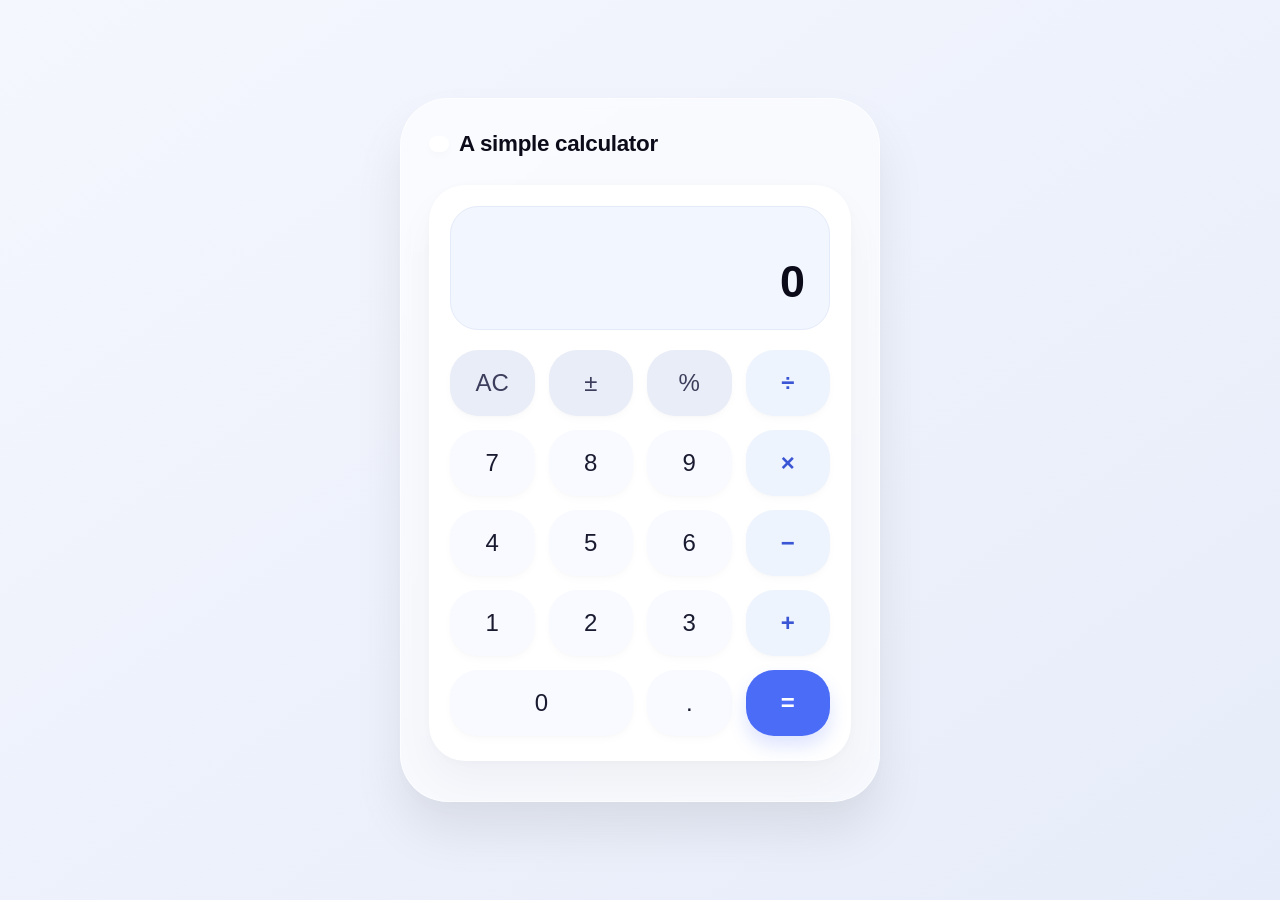
<file: calculator/index.html>
<!DOCTYPE html>
<html lang="en">
<head>
  <meta charset="UTF-8">
  <meta name="viewport" content="width=device-width, initial-scale=1.0">
  <title>Calculator · CodSoft Level 1 Task 3</title>
 
 
  <link rel="stylesheet" href="style.css">
</head>
<body>
<div class="task-card">

  
  <div class="task-header">
    <h1>
      <i class="fas fa-calculator"></i> 
      A simple calculator
    </h1>
    
  </div>

 
  <div class="calculator">
  
    <div class="display" id="display">
      <div class="expression" id="expression"></div>
      <div class="result" id="result">0</div>
    </div>

   
    <div class="buttons">
     
      <button class="btn btn-function" data-value="clear">AC</button>
      <button class="btn btn-function" data-value="sign">±</button>
      <button class="btn btn-function" data-value="percent">%</button>
      <button class="btn btn-operator" data-value="÷">÷</button>

     
      <button class="btn" data-value="7">7</button>
      <button class="btn" data-value="8">8</button>
      <button class="btn" data-value="9">9</button>
      <button class="btn btn-operator" data-value="×">×</button>

     
      <button class="btn" data-value="4">4</button>
      <button class="btn" data-value="5">5</button>
      <button class="btn" data-value="6">6</button>
      <button class="btn btn-operator" data-value="−">−</button>

    
      <button class="btn" data-value="1">1</button>
      <button class="btn" data-value="2">2</button>
      <button class="btn" data-value="3">3</button>
      <button class="btn btn-operator" data-value="+">+</button>

      
      <button class="btn btn-zero" data-value="0">0</button>
      <button class="btn" data-value=".">.</button>
      <button class="btn btn-equals" data-value="equals">=</button>
    </div>
  </div>
</div>

<script>
  (function() {
    "use strict";

  
    const resultEl = document.getElementById('result');
    const expressionEl = document.getElementById('expression');

  
    let currentInput = '0';        
    let expression = '';           
    let operator = null;          
    let previousValue = null;     
    let shouldResetDisplay = false;
    let justEvaluated = false;    

   
    function updateDisplay() {
   
      let displayValue = currentInput;
      if (displayValue === 'Infinity' || displayValue === '-Infinity' || displayValue === 'NaN') {
        resultEl.textContent = 'Error';
        resultEl.classList.add('error');
      } else {
        resultEl.classList.remove('error');
        resultEl.textContent = displayValue;
      }
   
      expressionEl.textContent = expression;
    }

   
    function resetCalculator() {
      currentInput = '0';
      expression = '';
      operator = null;
      previousValue = null;
      shouldResetDisplay = false;
      justEvaluated = false;
      updateDisplay();
    }

    function inputDigit(digit) {
      if (shouldResetDisplay) {
        currentInput = digit;
        shouldResetDisplay = false;
      } else {
     
        if (currentInput.length >= 16) return;
        if (currentInput === '0' && digit !== '.') {
          currentInput = digit;
        } else {
          currentInput += digit;
        }
      }
     
      if (justEvaluated) {
        expression = '';
        justEvaluated = false;
      }
      updateDisplay();
    }

  
    function inputDecimal() {
      if (shouldResetDisplay) {
        currentInput = '0.';
        shouldResetDisplay = false;
        updateDisplay();
        return;
      }
      if (!currentInput.includes('.')) {
        currentInput += '.';
      }
      if (justEvaluated) {
        expression = '';
        justEvaluated = false;
      }
      updateDisplay();
    }

  
    function handleOperator(op) {
      const currentNumber = parseFloat(currentInput);
      if (isNaN(currentNumber)) return;

      if (operator && previousValue !== null && !shouldResetDisplay) {
     
        const result = compute(previousValue, currentNumber, operator);
        if (result === 'Error') {
          resetCalculator();
          resultEl.textContent = 'Error';
          resultEl.classList.add('error');
          return;
        }
        currentInput = String(result);
        previousValue = result;
     
        expression = `${expression} ${op}`;
      } else {
    
        previousValue = currentNumber;
        expression = `${currentInput} ${op}`;
      }

      operator = op;
      shouldResetDisplay = true;
      justEvaluated = false;
      updateDisplay();
    }

    function compute(a, b, op) {
      let result;
      switch (op) {
        case '+': result = a + b; break;
        case '−': result = a - b; break;
        case '×': result = a * b; break;
        case '÷': 
          if (b === 0) return 'Error';
          result = a / b; 
          break;
        default: return b;
      }
  
      if (typeof result === 'number' && !Number.isInteger(result)) {
        result = parseFloat(result.toPrecision(12));
      }
      return result;
    }

  
    function evaluate() {
      if (operator === null || previousValue === null) {
      
        if (expression && !expression.endsWith('=')) {
       
        }
        return;
      }
      const currentNumber = parseFloat(currentInput);
      if (isNaN(currentNumber)) return;

      const result = compute(previousValue, currentNumber, operator);
      if (result === 'Error') {
        resetCalculator();
        resultEl.textContent = 'Error';
        resultEl.classList.add('error');
        return;
      }

  
      expression = `${previousValue} ${operator} ${currentNumber} =`;
      currentInput = String(result);
      operator = null;
      previousValue = null;
      shouldResetDisplay = true;
      justEvaluated = true;
      updateDisplay();
    }

   
    function unaryOperation(type) {
      if (currentInput === '0' && type === 'sign') return;
      let num = parseFloat(currentInput);
      if (isNaN(num)) return;

      if (type === 'sign') {
        num = -num;
        currentInput = String(num);
      } else if (type === 'percent') {
        num = num / 100;
        currentInput = String(num);
      }
      
      if (operator && previousValue !== null && !shouldResetDisplay) {
      }
      if (justEvaluated) {
        expression = '';
        justEvaluated = false;
      }
      updateDisplay();
    }

    // clear (AC)
    function clearAll() {
      resetCalculator();
    }

  
    const buttons = document.querySelectorAll('.btn');
    buttons.forEach(btn => {
      btn.addEventListener('click', function(e) {
        const value = this.getAttribute('data-value');
        if (!value) return;

        // digits
        if (value >= '0' && value <= '9') {
          inputDigit(value);
          return;
        }

        switch (value) {
          case '.':
            inputDecimal();
            break;
          case '+':
          case '−':
          case '×':
          case '÷':
            handleOperator(value);
            break;
          case 'equals':
            evaluate();
            break;
          case 'clear':
            clearAll();
            break;
          case 'sign':
            unaryOperation('sign');
            break;
          case 'percent':
            unaryOperation('percent');
            break;
          default:
            break;
        }
      });
    });

  
    document.addEventListener('keydown', function(e) {
      const key = e.key;
      if (key >= '0' && key <= '9') {
        e.preventDefault();
        inputDigit(key);
        return;
      }
      switch (key) {
        case '.':
          e.preventDefault();
          inputDecimal();
          break;
        case '+':
          e.preventDefault();
          handleOperator('+');
          break;
        case '-':
          e.preventDefault();
          handleOperator('−');
          break;
        case '*':
          e.preventDefault();
          handleOperator('×');
          break;
        case '/':
          e.preventDefault();
          handleOperator('÷');
          break;
        case 'Enter':
        case '=':
          e.preventDefault();
          evaluate();
          break;
        case 'Backspace':
          break;
        case 'Escape':
          e.preventDefault();
          clearAll();
          break;
        case '%':
          e.preventDefault();
          unaryOperation('percent');
          break;
        default:
          break;
      }
    });

   
    const demoBtn = document.getElementById('demoTrigger');
    demoBtn.addEventListener('click', function(e) {
      e.preventDefault();
     
      resetCalculator();
 
      setTimeout(() => { inputDigit('4'); }, 80);
      setTimeout(() => { inputDigit('2'); }, 140);
      setTimeout(() => { handleOperator('+'); }, 220);
      setTimeout(() => { inputDigit('1'); }, 300);
      setTimeout(() => { inputDigit('8'); }, 360);
      setTimeout(() => { evaluate(); }, 440);
      // also flash the demo link 
      demoBtn.style.backgroundColor = '#d9e2f8';
      setTimeout(() => { demoBtn.style.backgroundColor = ''; }, 500);
    });

    // init
    resetCalculator();
  })();
</script>

</body>
</html>
</file>
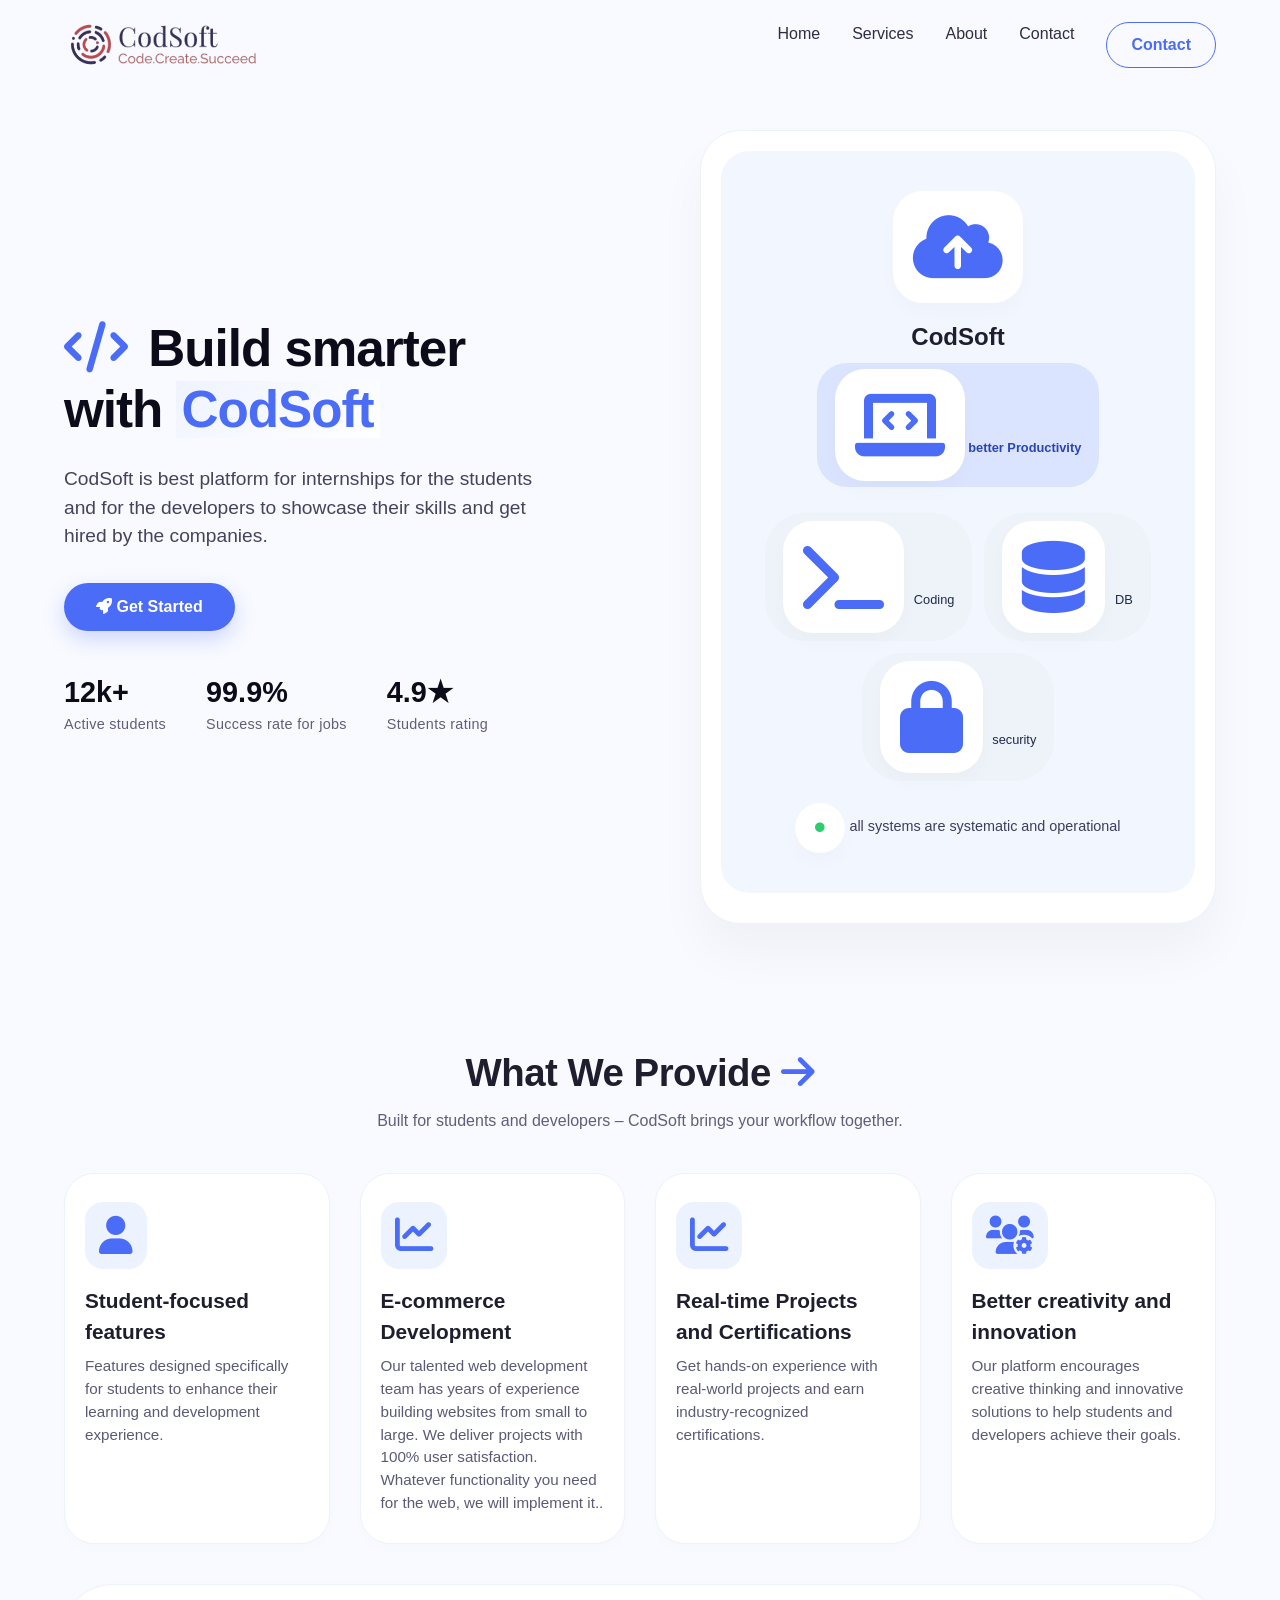
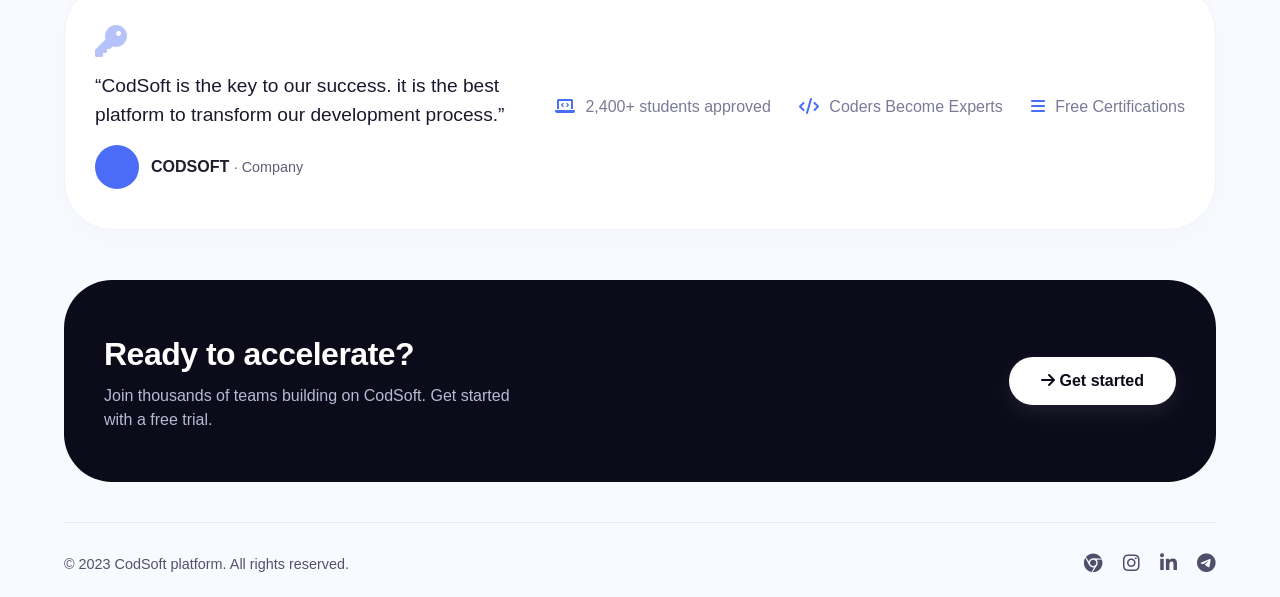
<file: landingpage/index.html>
<!DOCTYPE html>
<html lang="en">
<head>
  <meta charset="UTF-8">
  <meta name="viewport" content="width=device-width, initial-scale=1.0">
  <title>CodSoft · platform landing</title>
  <link rel="stylesheet" href="https://cdnjs.cloudflare.com/ajax/libs/font-awesome/6.0.0-beta3/css/all.min.css">
  <link rel="stylesheet" href="style.css">
</head>
<body>
  <div class="container">
    <header>
      <div class="navbar">
        <div class="logo">
          <img src="codsoft.png.png" alt="logo">
        </div>
        <div class="nav-links">
          <a href="https://www.codsoft.in/">Home</a>
          <a href="https://www.codsoft.in/services">Services</a>
          <a href="https://www.codsoft.in/about-us">About</a>
          <a href="https://www.codsoft.in/contact-us">Contact</a>
          <a href="#" class="btn-outline">Contact</a>
        </div>
      </div>
    </header>

    <!-- hero -->
    <section class="hero">
      <div class="hero-content">
        <h1>
          <i class="fas fa-code"></i> Build smarter<br>
          with <span class="highlight">CodSoft</span>
        </h1>
        <p>
          CodSoft is best platform for internships for the students and for the developers to showcase their skills and get hired by the companies.
        </p>
        <div class="hero-buttons">
          <a href="https://www.codsoft.in/" class="btn-primary"><i class="fas fa-rocket"></i> Get Started</a>
          
        </div>
        <div class="hero-stats">
          <div><span class="number">12k+</span><span class="label">Active students</span></div>
          <div><span class="number">99.9%</span><span class="label">Success rate for jobs</span></div>
          <div><span class="number">4.9★</span><span class="label">Students rating</span></div>
        </div>
      </div>
      <div class="hero-visual">
        <div class="platform-preview">
          <i class="fas fa-cloud-upload-alt"></i>
          <h3>CodSoft </h3>
          <span class="badge"><i class="fas fa-laptop-code"></i> better Productivity</span>
          <div class="mockup-bar">
            <span><i class="fas fa-terminal"></i> Coding</span>
            <span><i class="fas fa-database"></i> DB</span>
            <span><i class="fas fa-lock"></i> security</span>
          </div>
          <p style="margin-top: 14px; font-size:0.9rem; color:#3d3d5c;">
            <i class="fas fa-circle" style="color: #2ecc71; font-size: 0.6rem;"></i> 
            all systems are systematic and operational
          </p>
        </div>
      </div>
    </section>

    <!-- features -->
    <div class="section-title">
      <h2>What We Provide  <i class="fas fa-arrow-right" style="color:#4a6cf7;"></i></h2>
      <p>Built for students and developers – CodSoft brings your workflow together.</p>
    </div>
    <div class="features-grid">
      <div class="feature-card">
        <i class="fas fa-user"></i>
        <h4>Student-focused features</h4>
        <p>Features designed specifically for students to enhance their learning and development experience.</p>
      </div>
      <div class="feature-card">
        <i class="fas fa-chart-line"></i>
        <h4>E-commerce Development</h4>
        <p>Our talented web development team has years of experience building websites from small to large.

We deliver projects with 100% user satisfaction.

Whatever functionality you need for the web, we will implement it..</p>
      </div>
      <div class="feature-card">
        <i class="fas fa-chart-line"></i>
        <h4>Real‑time Projects and Certifications</h4>
        <p>Get hands-on experience with real-world projects and earn industry-recognized certifications.</p>
      </div>
      <div class="feature-card">
        <i class="fas fa-users-cog"></i>
        <h4>Better creativity and innovation</h4>
        <p>Our platform encourages creative thinking and innovative solutions to help students and developers achieve their goals.</p>
      </div>
    </div>

    <!-- trust / testimonial -->
    <div class="trust-section">
      <div class="quote">
        <i class="fas fa-key"></i>
        <blockquote>“CodSoft is the key to our success. it is the best platform to transform our development process.”</blockquote>
        <div class="author">
          <div class="avatar"><i class="fas fa-user"></i></div>
          <div><strong>CODSOFT</strong> <span style="color:#5f5f7a; font-size:0.9rem;">· Company</span></div>
        </div>
      </div>
      <div class="trust-logos">
        <span><i class="fas fa-laptop-code"></i> 2,400+ students approved</span>
        <span><i class="fas fa-code"></i> Coders Become Experts</span>
        <span><i class="fas fa-bars"></i> Free Certifications</span>
      </div>
    </div>

    <!-- call to action -->
    <div class="cta-section">
      <div>
        <h3>Ready to accelerate?</h3>
        <p>Join thousands of teams building on CodSoft. Get started with a free trial.</p>
      </div>
      <a href="https://codsoft.in" class="btn-primary"><i class="fas fa-arrow-right"></i> Get started</a>
    </div>

    <!-- footer -->
    <footer class="footer">
      <div>© 2023 CodSoft platform. All rights reserved.</div>
      <div class="social">
        <a href="https://codsoft.in" target="_blank"><i class="fab fa-chrome"></i></a>
        <a href="https://www.instagram.com/codsoft_official/" target="_blank"><i class="fab fa-instagram"></i></a>
        <a href="https://www.linkedin.com/company/codsoft/" target="_blank"><i class="fab fa-linkedin-in"></i></a>
        <a href="https://t.me/codsoftt" target="_blank"><i class="fab fa-telegram"></i></a>
      </div>
    </footer>
  </div>
</body>
</html>
</file>
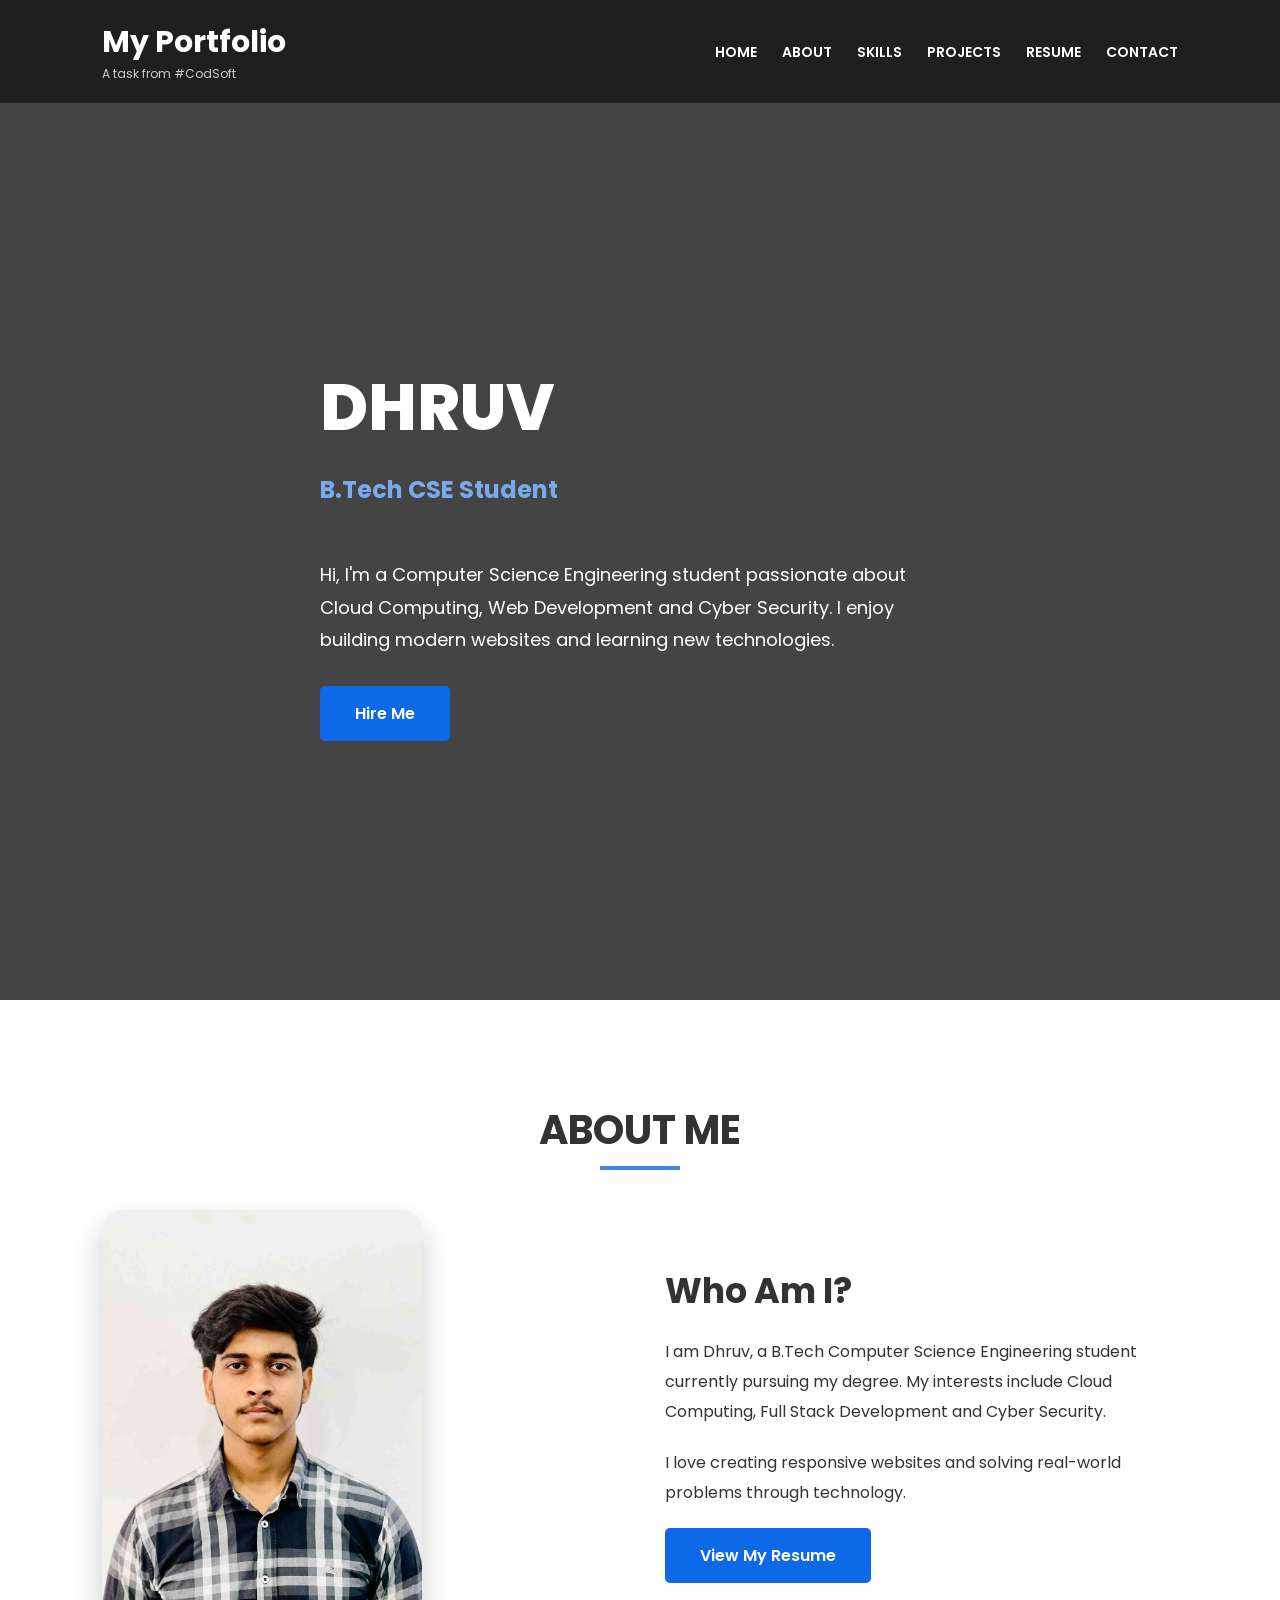
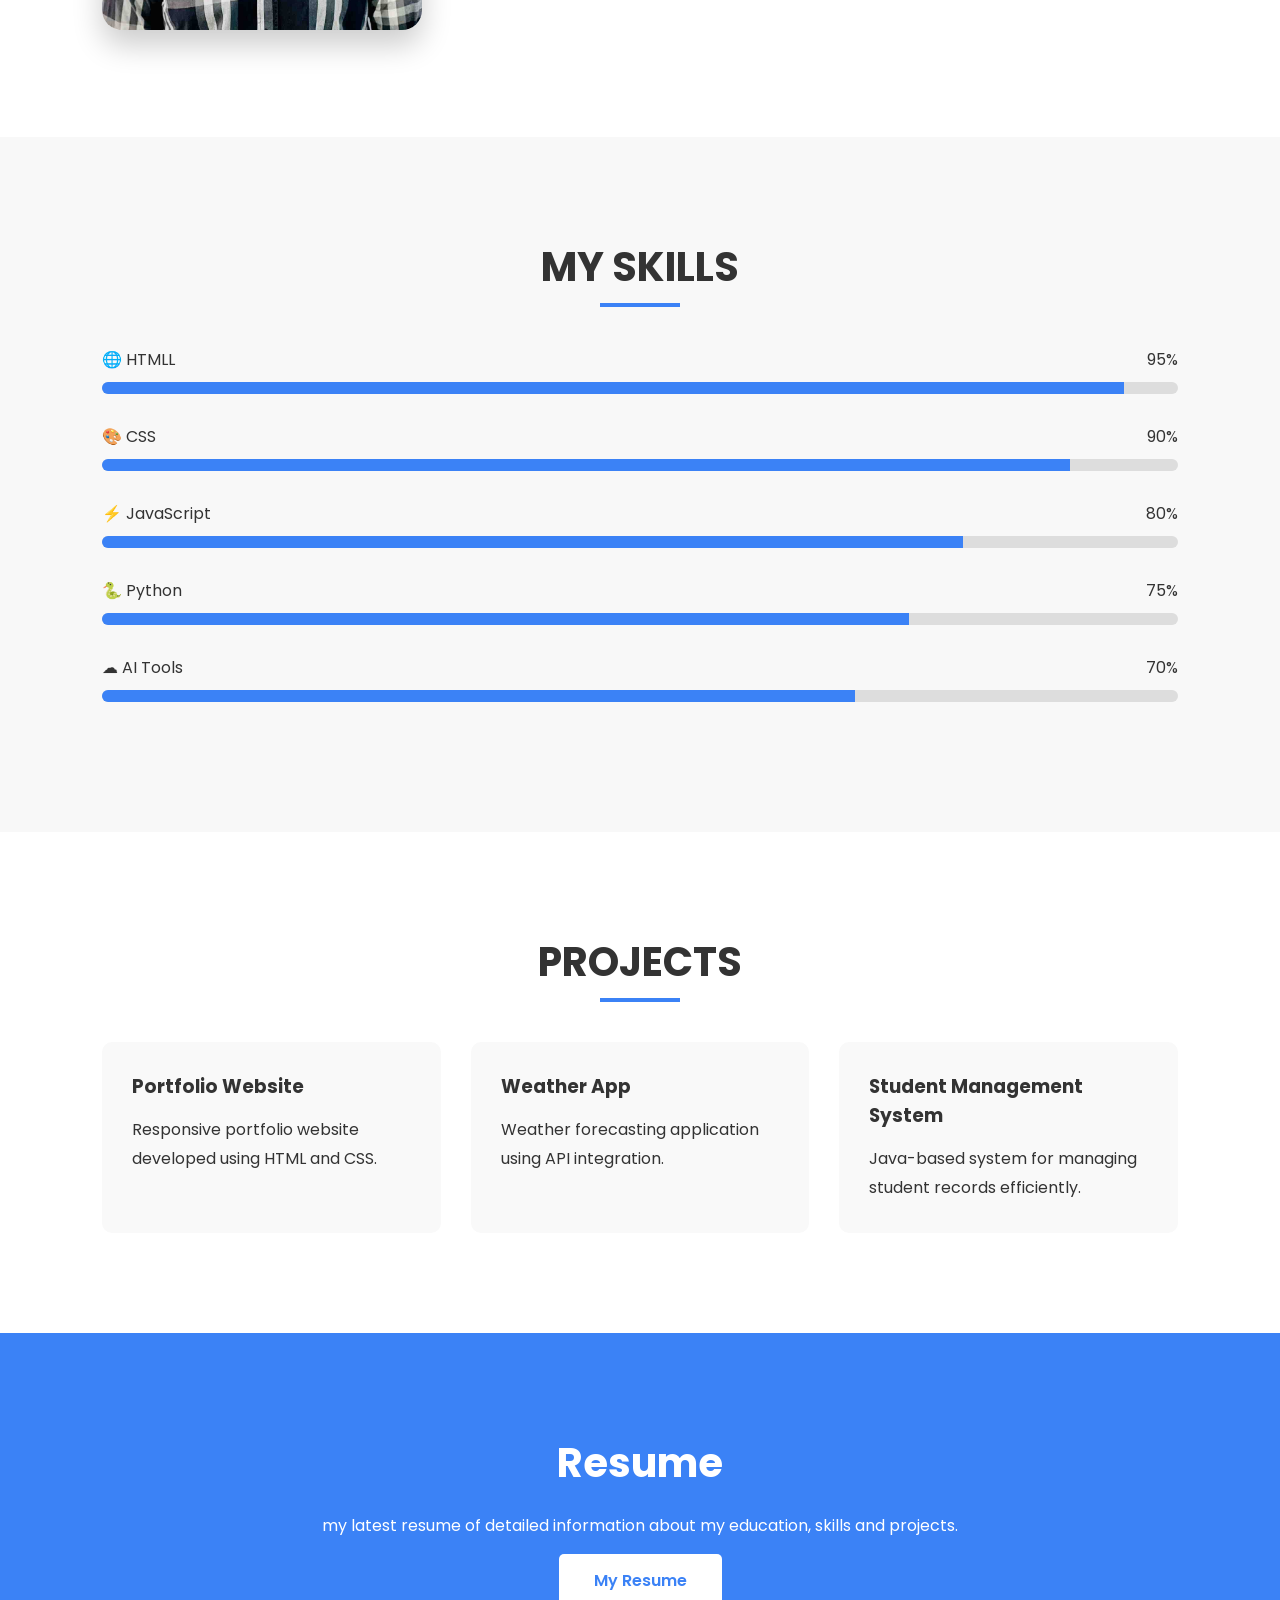
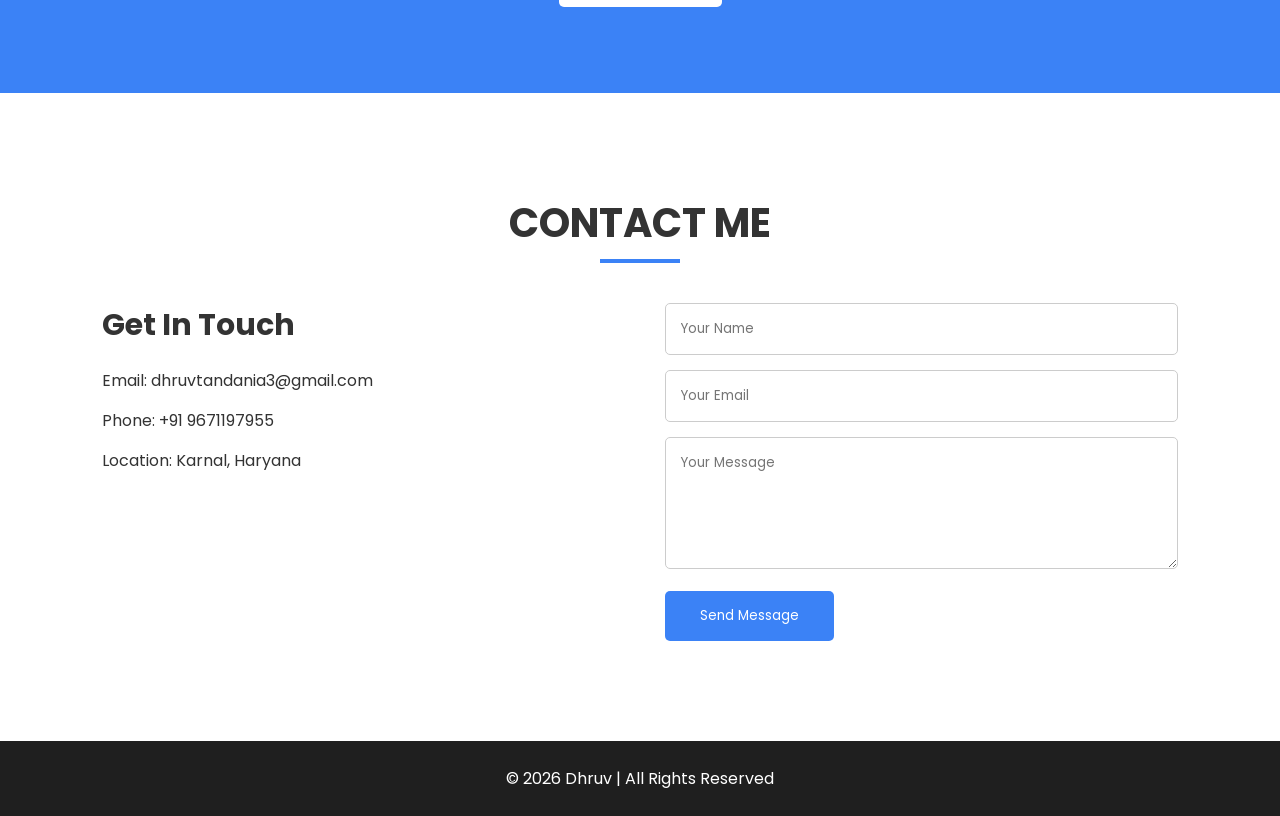
<file: portfilio/index.html>
<!DOCTYPE html>
<html lang="en">
<head>
<meta charset="UTF-8">
<meta name="viewport" content="width=device-width, initial-scale=1.0">
<title>Dhruv Portfolio</title>

<link href="https://fonts.googleapis.com/css2?family=Poppins:wght@300;400;500;600;700;800&display=swap" rel="stylesheet">

<style>

*{
    margin:0;
    padding:0;
    box-sizing:border-box;
    font-family:'Poppins',sans-serif;
    scroll-behavior:smooth;
    html{
    scroll-behavior:smooth;
}
html{
    scroll-behavior:smooth;
}
body{
    background:#f5f5f5;
    color:#333;
}


nav{
    position: fixed;
    top: 0;
    left: 0;
    width: 100%;
    background: #1f1f1f;
    padding: 20px 8%;
    display: flex;
    justify-content: space-between;
    align-items: center;
    z-index: 1000;
    transition: 0.3s;
}
nav{
    position: fixed;
    top: 0;
    left: 0;
    width: 100%;
    background: #1f1f1f;
    z-index: 1000;
    transition: top 0.3s ease;
}
nav.sticky{
    background:#111;
    padding:10px 8%;
    box-shadow:0 5px 15px rgba(0,0,0,0.3);
}

.logo{
    color:white;
}

.logo h2{
    font-size:30px;
}

.logo p{
    font-size:12px;
    color:#ccc;
}

nav ul{
    list-style:none;
    display:flex;
}

nav ul li{
    margin-left:25px;
}

nav ul li a{
    color:white;
    text-decoration:none;
    font-size:14px;
    font-weight:600;
    transition:.3s;
}

nav ul li a:hover{
    color:#3b82f6;
}



.hero{
    min-height:100vh;
    background:#444;
    display:flex;
    justify-content:center;
    align-items:center;
    gap:80px;
}

.hero-text{
    width:50%;
    color:white;
}

.hero-text h1{
    font-size:65px;
    font-weight:800;
    margin-bottom:15px;
}

.hero-text h3{
    color:#7aaaee;
    margin-bottom:20px;
    font-size:24px;
}

.hero-text p{
    font-size:18px;
    line-height:1.8;
    margin-bottom:30px;
}

.btn{
    display:inline-block;
    background:#0e69e9;
    color:white;
    text-decoration:none;
    padding:15px 35px;
    border-radius:5px;
    font-weight:600;
    transition:.3s;
}

.btn:hover{
    background:#2563eb;
    transform:translateY(-3px);
}
.hero-image{
    width:40%;
    display:flex;
    justify-content:center;
}

.hero-image img{
    width:100%;
    max-width:500px;
    border-radius:25px;
    box-shadow:0 10px 25px rgba(0,0,0,0.3);
    transition:0.4s;
}

.hero-image img:hover{
    transform:scale(1.03);
    align-items:center;
    
}
}


.section-title{
    text-align:center;
    margin-bottom:50px;
}

.section-title h2{
    font-size:40px;
    position:relative;
    display:inline-block;
}

.section-title h2::after{
    content:'';
    width:80px;
    height:4px;
    background:#3b82f6;
    position:absolute;
    left:50%;
    bottom:-10px;
    transform:translateX(-50%);
}


.about{
    padding:100px 8%;
    background:white;
}

.about-container{
    display:flex;
    align-items:center;
    gap:50px;
}

.about-image{
    flex:1;
}

.about-image img{
    width:320px;
    height:420px;
    object-fit:cover;
    border-radius:20px;
    box-shadow:0 15px 30px rgba(0,0,0,.2);}

.about-content{
    flex:1;
}

.about-content h3{
    font-size:35px;
    margin-bottom:20px;
}

.about-content p{
    line-height:1.9;
    margin-bottom:20px;
}


.skills{
    padding:100px 8%;
    background:#f8f8f8;
}

.skill{
    margin-bottom:30px;
}

.skill-name{
    display:flex;
    justify-content:space-between;
    margin-bottom:10px;
}

.progress{
    background:#ddd;
    height:12px;
    border-radius:50px;
    overflow:hidden;
}

.progress-bar{
    height:100%;
    background:#3b82f6;
}

.html{
    width:95%;
}

.css{
    width:90%;
}

.java{
    width:80%;
}

.python{
    width:75%;
}

.cloud{
    width:70%;
}


.projects{
    padding:100px 8%;
    background:white;
}

.project-grid{
    display:grid;
    grid-template-columns:repeat(auto-fit,minmax(300px,1fr));
    gap:30px;
}

.project-card{
    background:#f9f9f9;
    padding:30px;
    border-radius:10px;
    transition:.3s;
}

.project-card:hover{
    transform:translateY(-10px);
    box-shadow:0 10px 20px rgba(0,0,0,.1);
}

.project-card h3{
    margin-bottom:15px;
}

.project-card p{
    line-height:1.8;
}


.resume{
    padding:100px 8%;
    background:#3b82f6;
    text-align:center;
    color:white;
}

.resume h2{
    margin-bottom:20px;
    font-size:40px;
}

.resume p{
    margin-bottom:30px;
}

.resume a{
    background:white;
    color:#3b82f6;
    text-decoration:none;
    padding:15px 35px;
    border-radius:5px;
    font-weight:600;
}


.contact{
    padding:100px 8%;
    background:white;
}

.contact-container{
    display:grid;
    grid-template-columns:1fr 1fr;
    gap:50px;
}

.contact-info h3{
    margin-bottom:20px;
    font-size:30px;
}

.contact-info p{
    margin-bottom:15px;
}

.contact-form input,
.contact-form textarea{
    width:100%;
    padding:15px;
    margin-bottom:15px;
    border:1px solid #ccc;
    border-radius:5px;
}

.contact-form button{
    background:#3b82f6;
    color:white;
    border:none;
    padding:15px 35px;
    cursor:pointer;
    border-radius:5px;
}



footer{
    background:#1f1f1f;
    color:white;
    text-align:center;
    padding:25px;
}



@media(max-width:991px){

    nav{
        flex-direction:column;
    }

    nav ul{
        margin-top:15px;
        flex-wrap:wrap;
        justify-content:center;
    }

    .hero{
        flex-direction:column;
        text-align:center;
    }

    .hero-text{
        width:100%;
        margin-bottom:40px;
    }

    .hero-image{
        width:100%;
    }

    .hero-text h1{
        font-size:45px;
    }

    .about-container{
        flex-direction:column;
    }

    .contact-container{
        grid-template-columns:1fr;
    }
}

</style>
</head>

<body>

<nav>
    <div class="logo">
        <h2>My Portfolio</h2>
        <p>A task from #CodSoft </p>
    </div>

    <ul>
        <li><a href="#home">HOME</a></li>
        <li><a href="#about">ABOUT</a></li>
        <li><a href="#skills">SKILLS</a></li>
        <li><a href="#projects">PROJECTS</a></li>
        <li><a href="#resume">RESUME</a></li>
        <li><a href="#contact">CONTACT</a></li>
    </ul>
</nav>
<br><br><br><br>
<section class="hero" id="home">

    <div class="hero-text">
        <h1>DHRUV</h1>

        <h3>B.Tech CSE Student</h3>
        <div class="hero-image">
        
    </div>
        <p>
        <br>
            Hi, I'm  a Computer Science Engineering student passionate
            about Cloud Computing, Web Development and Cyber Security.
            I enjoy building modern websites and learning new technologies.
        </p>

        <a href="#contact" class="btn">Hire Me</a>
    </div>

    

</section>

<section class="about" id="about">

    <div class="section-title">
        <h2>ABOUT ME</h2>
    </div>

    <div class="about-container">

        <div class="about-image">
            <img src="profile.jpg.jpeg" alt="Dhruv">
        </div>

        <div class="about-content">
            <h3>Who Am I?</h3>

            <p>
                I am Dhruv, a B.Tech Computer Science Engineering student currently
                pursuing my degree. My interests include Cloud Computing,
                Full Stack Development and Cyber Security.
            </p>

            <p>
                I love creating responsive websites and solving real-world
                problems through technology.
            </p>

            <a href="resume.pdf" target="_blank" class="btn">
                View My Resume
            </a>
        </div>

    </div>

</section>

<section class="skills" id="skills">

    <div class="section-title">
        <h2>MY SKILLS</h2>
    </div>

    <div class="skill">
        <div class="skill-name">
            <span>🌐 HTMLL</span>
            <span>95%</span>
        </div>
        <div class="progress">
            <div class="progress-bar html"></div>
        </div>
    </div>

    <div class="skill">
        <div class="skill-name">
            <span>🎨 CSS</span>
            <span>90%</span>
        </div>
        <div class="progress">
            <div class="progress-bar css"></div>
        </div>
    </div>

    <div class="skill">
        <div class="skill-name">
            <span>⚡ JavaScript</span>
            <span>80%</span>
        </div>
        <div class="progress">
            <div class="progress-bar java"></div>
        </div>
    </div>

    <div class="skill">
        <div class="skill-name">
            <span>🐍 Python</span>
            <span>75%</span>
        </div>
        <div class="progress">
            <div class="progress-bar python"></div>
        </div>
    </div>

    <div class="skill">
        <div class="skill-name">
            <span>☁ AI Tools</span>
            <span>70%</span>
        </div>
        <div class="progress">
            <div class="progress-bar cloud"></div>
        </div>
    </div>

</section>

<section class="projects" id="projects">

    <div class="section-title">
        <h2>PROJECTS</h2>
    </div>

    <div class="project-grid">

        <div class="project-card">
            <h3>Portfolio Website</h3>
            <p>Responsive portfolio website developed using HTML and CSS.</p>
        </div>

        <div class="project-card">
            <h3>Weather App</h3>
            <p>Weather forecasting application using API integration.</p>
        </div>

        <div class="project-card">
            <h3>Student Management System</h3>
            <p>Java-based system for managing student records efficiently.</p>
        </div>

    </div>

</section>

<section class="resume" id="resume">

    <h2>Resume</h2>

    <p>
        my latest resume of  detailed information about my
        education, skills and projects.
    </p>

    <a href="resume.pdf"> My Resume</a>

</section>

<section class="contact" id="contact">

    <div class="section-title">
        <h2>CONTACT ME</h2>
    </div>

    <div class="contact-container">

        <div class="contact-info">

            <h3>Get In Touch</h3>

            <p>Email: dhruvtandania3@gmail.com</p>

            <p>Phone: +91 9671197955</p>

            <p>Location: Karnal, Haryana</p>

        </div>

        <div class="contact-form">

            <form action="thankyou.html" method="POST">

                <input type="text" placeholder="Your Name">

                <input type="email" placeholder="Your Email">

                <textarea rows="5" placeholder="Your Message"></textarea>

                <button type="submit">Send Message</button>

            </form>

        </div>

    </div>

</section>

<footer>
    <p>© 2026 Dhruv | All Rights Reserved</p>
</footer>
<script>
let lastScrollTop = 0;
const navbar = document.querySelector("nav");

window.addEventListener("scroll", function() {

    let currentScroll = window.pageYOffset;

    if(currentScroll > 100){

        if(currentScroll > lastScrollTop){
            navbar.style.top = "-100px";
        }else{
            navbar.style.top = "0";
        }

    }else{
        navbar.style.top = "0";
    }

    lastScrollTop = currentScroll;
});
</script>
</body>
</html>
</file>
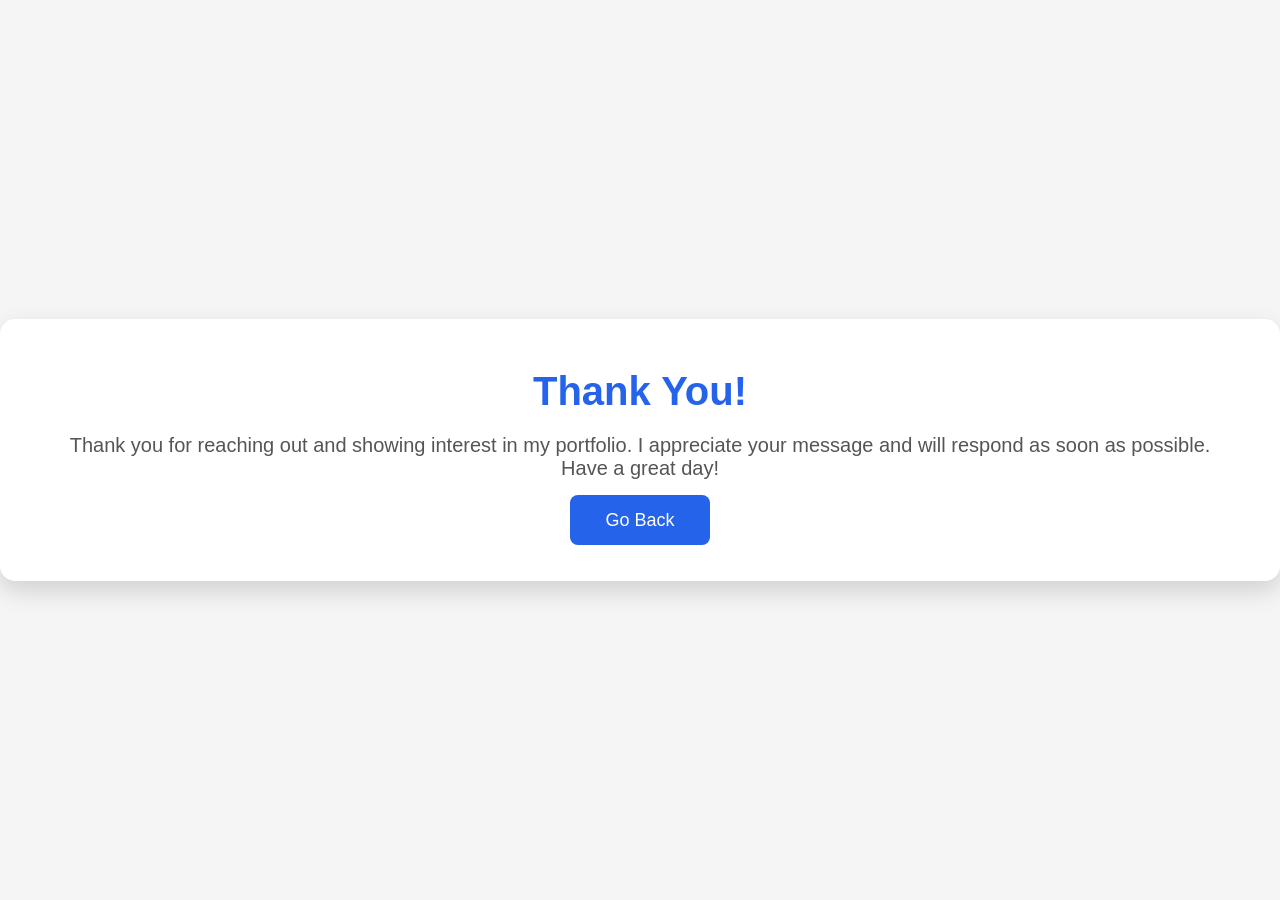
<file: portfilio/thankyou.html>
<!DOCTYPE html>
<html lang="en">
<head>
<meta charset="UTF-8">
<meta name="viewport" content="width=device-width, initial-scale=1.0">
<title>Thank You</title>

<style>
*{
    margin:0;
    padding:0;
    box-sizing:border-box;
    font-family:Arial, sans-serif;
}

body{
    display:flex;
    justify-content:center;
    align-items:center;
    height:100vh;
    background:#f5f5f5;
}

.container{
    text-align:center;
    background:white;
    padding:50px;
    border-radius:15px;
    box-shadow:0 10px 25px rgba(0,0,0,.15);
}

h1{
    color:#2563eb;
    margin-bottom:20px;
    font-size:40px;
}

p{
    font-size:20px;
    color:#555;
    margin-bottom:30px;
}

a{
    text-decoration:none;
    background:#2563eb;
    color:white;
    padding:15px 35px;
    border-radius:8px;
    font-size:18px;
}
</style>

</head>
<body>

<div class="container">
    <h1>Thank You!</h1>

    <p>Thank you for reaching out and showing interest in my portfolio.
I appreciate your message and will respond as soon as possible.

Have a great day!<br>
    </p>

    <a href="index.html">Go Back</a>
</div>

</body>
</html>
</file>
<file: calculator/style.css>
* {
      margin: 0;
      padding: 0;
      box-sizing: border-box;
      font-family: 'Inter', -apple-system, BlinkMacSystemFont, 'Segoe UI', Roboto, sans-serif;
    }

    body {
      background: linear-gradient(145deg, #f5f7fe 0%, #e6ecf9 100%);
      min-height: 100vh;
      display: flex;
      justify-content: center;
      align-items: center;
      padding: 20px;
    }

    .task-card {
      max-width: 480px;
      width: 100%;
      background: rgba(255,255,255,0.6);
      backdrop-filter: blur(4px);
      border-radius: 48px;
      padding: 32px 28px 40px;
      box-shadow: 0 30px 50px rgba(0, 0, 0, 0.08), 0 10px 20px rgba(0, 0, 0, 0.02);
      border: 1px solid rgba(255,255,255,0.6);
      transition: all 0.2s ease;
    }

    .task-header {
      display: flex;
      justify-content: space-between;
      align-items: center;
      margin-bottom: 28px;
      flex-wrap: wrap;
      gap: 12px;
    }
    .task-header h1 {
      font-size: 1.4rem;
      font-weight: 600;
      color: #0b0b1a;
      letter-spacing: -0.3px;
      display: flex;
      align-items: center;
      gap: 10px;
    }
    .task-header h1 i {
      color: #4a6cf7;
      background: white;
      padding: 8px 10px;
      border-radius: 20px;
      font-size: 1rem;
      box-shadow: 0 4px 8px rgba(0,0,0,0.02);
    }
    .demo-link {
      background: white;
      padding: 8px 20px;
      border-radius: 40px;
      font-weight: 500;
      font-size: 0.9rem;
      color: #4a6cf7;
      border: 1px solid #d9e2f8;
      transition: 0.2s;
      text-decoration: none;
      display: inline-flex;
      align-items: center;
      gap: 8px;
      box-shadow: 0 2px 6px rgba(0,0,0,0.02);
    }
    .demo-link i {
      font-size: 0.8rem;
    }
    .demo-link:hover {
      background: #4a6cf7;
      color: white;
      border-color: #4a6cf7;
      box-shadow: 0 8px 16px rgba(74, 108, 247, 0.15);
    }

    .calculator {
      background: white;
      border-radius: 36px;
      padding: 20px 20px 24px;
      box-shadow: 0 20px 40px rgba(0, 0, 0, 0.04), 0 2px 8px rgba(0,0,0,0.02);
      border: 1px solid rgba(255,255,255,0.8);
    }

    .display {
      background: #f2f6fe;
      border-radius: 28px;
      padding: 20px 24px;
      margin-bottom: 20px;
      text-align: right;
      min-height: 100px;
      display: flex;
      flex-direction: column;
      justify-content: flex-end;
      word-wrap: break-word;
      border: 1px solid #e3eaf9;
    }
    .display .expression {
      font-size: 1rem;
      color: #6b6b8a;
      min-height: 28px;
      letter-spacing: 0.3px;
    }
    .display .result {
      font-size: 2.8rem;
      font-weight: 600;
      color: #0b0b1a;
      line-height: 1.2;
      overflow-x: auto;
      white-space: nowrap;
    }
    .display .result.error {
      font-size: 1.6rem;
      color: #d14c4c;
    }

    .buttons {
      display: grid;
      grid-template-columns: repeat(4, 1fr);
      gap: 14px;
    }

    .btn {
      background: #f8faff;
      border: none;
      padding: 18px 8px;
      border-radius: 28px;
      font-size: 1.5rem;
      font-weight: 500;
      color: #1a1a30;
      box-shadow: 0 4px 8px rgba(0, 0, 0, 0.02), 0 1px 3px rgba(0,0,0,0.02);
      transition: all 0.12s ease;
      cursor: pointer;
      display: flex;
      align-items: center;
      justify-content: center;
      border: 1px solid transparent;
      font-family: 'Inter', sans-serif;
    }
    .btn:active {
      transform: scale(0.94);
      background: #eef4ff;
    }
    .btn:hover {
      background: #edf3fe;
      border-color: #d0ddfa;
    }

    .btn-operator {
      background: #eef4fe;
      color: #3a56d4;
      font-weight: 600;
    }
    .btn-operator:hover {
      background: #dce6fe;
    }

    .btn-function {
      background: #e9edf7;
      color: #3d3d5c;
    }
    .btn-function:hover {
      background: #dfe5f2;
    }

    .btn-equals {
      background: #4a6cf7;
      color: white;
      font-weight: 600;
      box-shadow: 0 10px 18px rgba(74, 108, 247, 0.18);
    }
    .btn-equals:hover {
      background: #3a5ad9;
      box-shadow: 0 12px 24px rgba(74, 108, 247, 0.25);
    }
    .btn-equals:active {
      background: #2e4bc2;
    }

    .btn-zero {
      grid-column: span 2;
    }

    .calc-footer {
      display: flex;
      justify-content: space-between;
      margin-top: 18px;
      color: #7a7a9a;
      font-size: 0.7rem;
      letter-spacing: 0.3px;
      padding: 0 4px;
    }
    .calc-footer i {
      color: #4a6cf7;
      margin-right: 4px;
    }

    @media (max-width: 480px) {
      .task-card {
        padding: 20px 16px 28px;
        border-radius: 32px;
      }
      .buttons {
        gap: 10px;
      }
      .btn {
        padding: 16px 6px;
        font-size: 1.3rem;
        border-radius: 24px;
      }
      .display .result {
        font-size: 2.2rem;
      }
      .task-header h1 {
        font-size: 1.2rem;
      }
      .demo-link {
        font-size: 0.75rem;
        padding: 6px 14px;
      }
    }
</file>
<file: landingpage/style.css>
* {
      margin: 0;
      padding: 0;
      box-sizing: border-box;
    }
    body {
      background: #f8faff;
      font-family: 'Inter', -apple-system, BlinkMacSystemFont, 'Segoe UI', Roboto, Helvetica, Arial, sans-serif;
      color: #1e1e2f;
      line-height: 1.5;
    }
    a {
      text-decoration: none;
      color: inherit;
    }
    .container {
      max-width: 1200px;
      margin: 0 auto;
      padding: 0 24px;
    }

    /* ----- header / nav ----- */
    .navbar {
      display: flex;
      justify-content: space-between;
      align-items: center;
      padding: 20px 0;
      flex-wrap: wrap;
    }
    .logo {
      font-size: 1.8rem;
      font-weight: 700;
      letter-spacing: -0.5px;
      display: flex;
      align-items: center;
      gap: 6px;
    }
    .logo i {
      color: #0d2a9d;
      font-size: 0.5rem;
    }
    .logo img {
      width: 200px;
    }
    .logo span {
      color: #0d2a9d;
      font-weight: 700;
    }
    .nav-links {
      display: flex;
      gap: 32px;
      font-weight: 500;
      color: #2d2d44;
    }
    .nav-links a {
      transition: color 0.2s;
    }
    .nav-links a:hover {
      color: #4a6cf7;
    }
    .btn-outline {
      border: 1.5px solid #4a6cf7;
      color: #4a6cf7;
      padding: 10px 24px;
      border-radius: 40px;
      font-weight: 600;
      transition: 0.2s;
      background: transparent;
    }
    .btn-outline:hover {
      background: #4a6cf7;
      color: white;
    }
    .btn-primary {
      background: #4a6cf7;
      color: white;
      padding: 12px 32px;
      border-radius: 40px;
      font-weight: 600;
      transition: 0.2s;
      border: none;
      display: inline-block;
      box-shadow: 0 8px 20px rgba(74, 108, 247, 0.25);
    }
    .btn-primary:hover {
      background: #3a56d4;
      transform: translateY(-2px);
      box-shadow: 0 12px 28px rgba(74, 108, 247, 0.35);
    }
    .btn-secondary {
      background: white;
      color: #1e1e2f;
      padding: 12px 32px;
      border-radius: 40px;
      font-weight: 600;
      border: 1px solid #d0d7e6;
      transition: 0.2s;
      display: inline-block;
    }
    .btn-secondary:hover {
      border-color: #4a6cf7;
      color: #4a6cf7;
      background: #f0f4ff;
    }

    /* ----- hero section ----- */
    .hero {
      display: flex;
      align-items: center;
      justify-content: space-between;
      padding: 40px 0 60px;
      flex-wrap: wrap;
      gap: 40px;
    }
    .hero-content {
      flex: 1 1 480px;
    }
    .hero-content h1 {
      font-size: 3.2rem;
      font-weight: 700;
      line-height: 1.2;
      letter-spacing: -1px;
      color: #0b0b1a;
    }
    .hero-content h1 i {
      color: #4a6cf7;
      margin-right: 8px;
    }
    .hero-content .highlight {
      color: #4a6cf7;
      background: linear-gradient(145deg, #eef3ff, #ffffff);
      padding: 0 6px;
    }
    .hero-content p {
      font-size: 1.2rem;
      color: #43435e;
      margin: 24px 0 32px;
      max-width: 500px;
    }
    .hero-buttons {
      display: flex;
      flex-wrap: wrap;
      gap: 16px;
      align-items: center;
    }
    .hero-stats {
      display: flex;
      gap: 40px;
      margin-top: 40px;
      flex-wrap: wrap;
    }
    .hero-stats div {
      display: flex;
      flex-direction: column;
    }
    .hero-stats .number {
      font-size: 1.8rem;
      font-weight: 700;
      color: #0b0b1a;
    }
    .hero-stats .label {
      color: #5f5f7a;
      font-size: 0.9rem;
      letter-spacing: 0.3px;
    }

    .hero-visual {
      flex: 1 1 400px;
      background: white;
      border-radius: 40px;
      padding: 20px 20px 30px;
      box-shadow: 0 30px 50px rgba(0, 0, 0, 0.04);
      border: 1px solid #eef2f9;
      text-align: center;
    }
    .hero-visual .platform-preview {
      background: #f2f6fe;
      border-radius: 28px;
      padding: 40px 20px;
      display: flex;
      flex-direction: column;
      align-items: center;
      gap: 8px;
    }
    .platform-preview i {
      font-size: 4.5rem;
      color: #4a6cf7;
      background: white;
      padding: 20px;
      border-radius: 30px;
      box-shadow: 0 10px 20px rgba(0,0,0,0.02);
    }
    .platform-preview h3 {
      font-weight: 600;
      font-size: 1.5rem;
      margin-top: 8px;
    }
    .platform-preview .badge {
      background: #dbe4fe;
      color: #2a44b3;
      padding: 6px 18px;
      border-radius: 30px;
      font-size: 0.8rem;
      font-weight: 600;
    }
    .hero-visual .mockup-bar {
      display: flex;
      justify-content: center;
      gap: 12px;
      margin-top: 18px;
      flex-wrap: wrap;
    }
    .mockup-bar span {
      background: #eef2f9;
      padding: 8px 18px;
      border-radius: 40px;
      font-size: 0.8rem;
      color: #1f2a4a;
      font-weight: 500;
    }
    .mockup-bar i {
      color: #4a6cf7;
      margin-right: 6px;
    }

    /* ----- platform features (cards) ----- */
    .section-title {
      text-align: center;
      margin: 60px 0 20px;
    }
    .section-title h2 {
      font-size: 2.4rem;
      font-weight: 700;
      letter-spacing: -0.5px;
    }
    .section-title p {
      color: #5f5f7a;
      max-width: 540px;
      margin: 8px auto 0;
    }

    .features-grid {
      display: grid;
      grid-template-columns: repeat(auto-fit, minmax(210px, 1fr));
      gap: 30px;
      margin: 40px 0 30px;
    }
    .feature-card {
      background: white;
      padding: 28px 20px;
      border-radius: 30px;
      border: 1px solid #eef2f9;
      transition: 0.2s ease;
      box-shadow: 0 6px 14px rgba(0,0,0,0.01);
    }
    .feature-card:hover {
      transform: translateY(-6px);
      border-color: #d4e0ff;
      box-shadow: 0 20px 30px rgba(74, 108, 247, 0.06);
    }
    .feature-card i {
      font-size: 2.4rem;
      color: #4a6cf7;
      background: #edf3fe;
      padding: 14px;
      border-radius: 18px;
      margin-bottom: 16px;
      display: inline-block;
    }
    .feature-card h4 {
      font-size: 1.3rem;
      font-weight: 600;
      margin-bottom: 8px;
    }
    .feature-card p {
      color: #5a5a77;
      font-size: 0.95rem;
    }

    /* ----- testimonials / trust ----- */
    .trust-section {
      background: white;
      border-radius: 48px;
      padding: 40px 30px;
      margin: 40px 0 50px;
      border: 1px solid #eef2f9;
      box-shadow: 0 10px 30px rgba(0,0,0,0.02);
      display: flex;
      flex-wrap: wrap;
      align-items: center;
      justify-content: space-between;
    }
    .trust-section .quote {
      flex: 2 1 280px;
    }
    .trust-section .quote i {
      color: #4a6cf7;
      font-size: 2rem;
      opacity: 0.4;
    }
    .trust-section blockquote {
      font-size: 1.2rem;
      font-weight: 500;
      margin: 12px 0;
      color: #1a1a2e;
    }
    .trust-section .author {
      display: flex;
      align-items: center;
      gap: 12px;
      margin-top: 16px;
    }
    .author .avatar {
      width: 44px;
      height: 44px;
      background: #4a6cf7;
      border-radius: 30px;
      display: flex;
      align-items: center;
      justify-content: center;
      color: white;
      font-weight: 600;
    }
    .trust-logos {
      display: flex;
      gap: 28px;
      flex-wrap: wrap;
      color: #7a7a97;
      font-weight: 500;
      font-size: 1rem;
    }
    .trust-logos span i {
      margin-right: 6px;
      color: #4a6cf7;
    }

    /* ----- CTA section ----- */
    .cta-section {
      background: #0b0b1a;
      color: white;
      border-radius: 48px;
      padding: 50px 40px;
      margin: 30px 0 40px;
      display: flex;
      flex-wrap: wrap;
      align-items: center;
      justify-content: space-between;
    }
    .cta-section h3 {
      font-size: 2rem;
      font-weight: 600;
      letter-spacing: -0.5px;
    }
    .cta-section p {
      color: #b9b9d6;
      max-width: 420px;
      margin-top: 6px;
    }
    .cta-section .btn-primary {
      background: white;
      color: #0b0b1a;
      box-shadow: 0 8px 20px rgba(255,255,255,0.08);
    }
    .cta-section .btn-primary:hover {
      background: #f0f3ff;
      color: #0b0b1a;
      box-shadow: 0 12px 28px rgba(255,255,255,0.15);
    }

    /* ----- footer ----- */
    .footer {
      display: flex;
      justify-content: space-between;
      align-items: center;
      flex-wrap: wrap;
      padding: 30px 0 20px;
      border-top: 1px solid #e6ecf7;
      color: #51516b;
      font-size: 0.9rem;
    }
    .footer .social i {
      font-size: 1.2rem;
      margin-left: 16px;
      color: #4f4f6b;
      transition: 0.2s;
    }
    .footer .social i:hover {
      color: #4a6cf7;
    }

    /* responsiveness */
    @media (max-width: 700px) {
      .hero-content h1 {
        font-size: 2.4rem;
      }
      .navbar {
        flex-direction: column;
        align-items: stretch;
        gap: 16px;
      }
      .nav-links {
        justify-content: center;
        flex-wrap: wrap;
        gap: 16px;
      }
      .hero {
        flex-direction: column;
        text-align: center;
      }
      .hero-content p {
        max-width: 100%;
      }
      .hero-buttons {
        justify-content: center;
      }
      .hero-stats {
        justify-content: center;
      }
      .trust-section {
        flex-direction: column;
        text-align: center;
      }
      .cta-section {
        flex-direction: column;
        text-align: center;
        gap: 20px;
      }
      .cta-section p {
        max-width: 100%;
      }
    }
</file>
